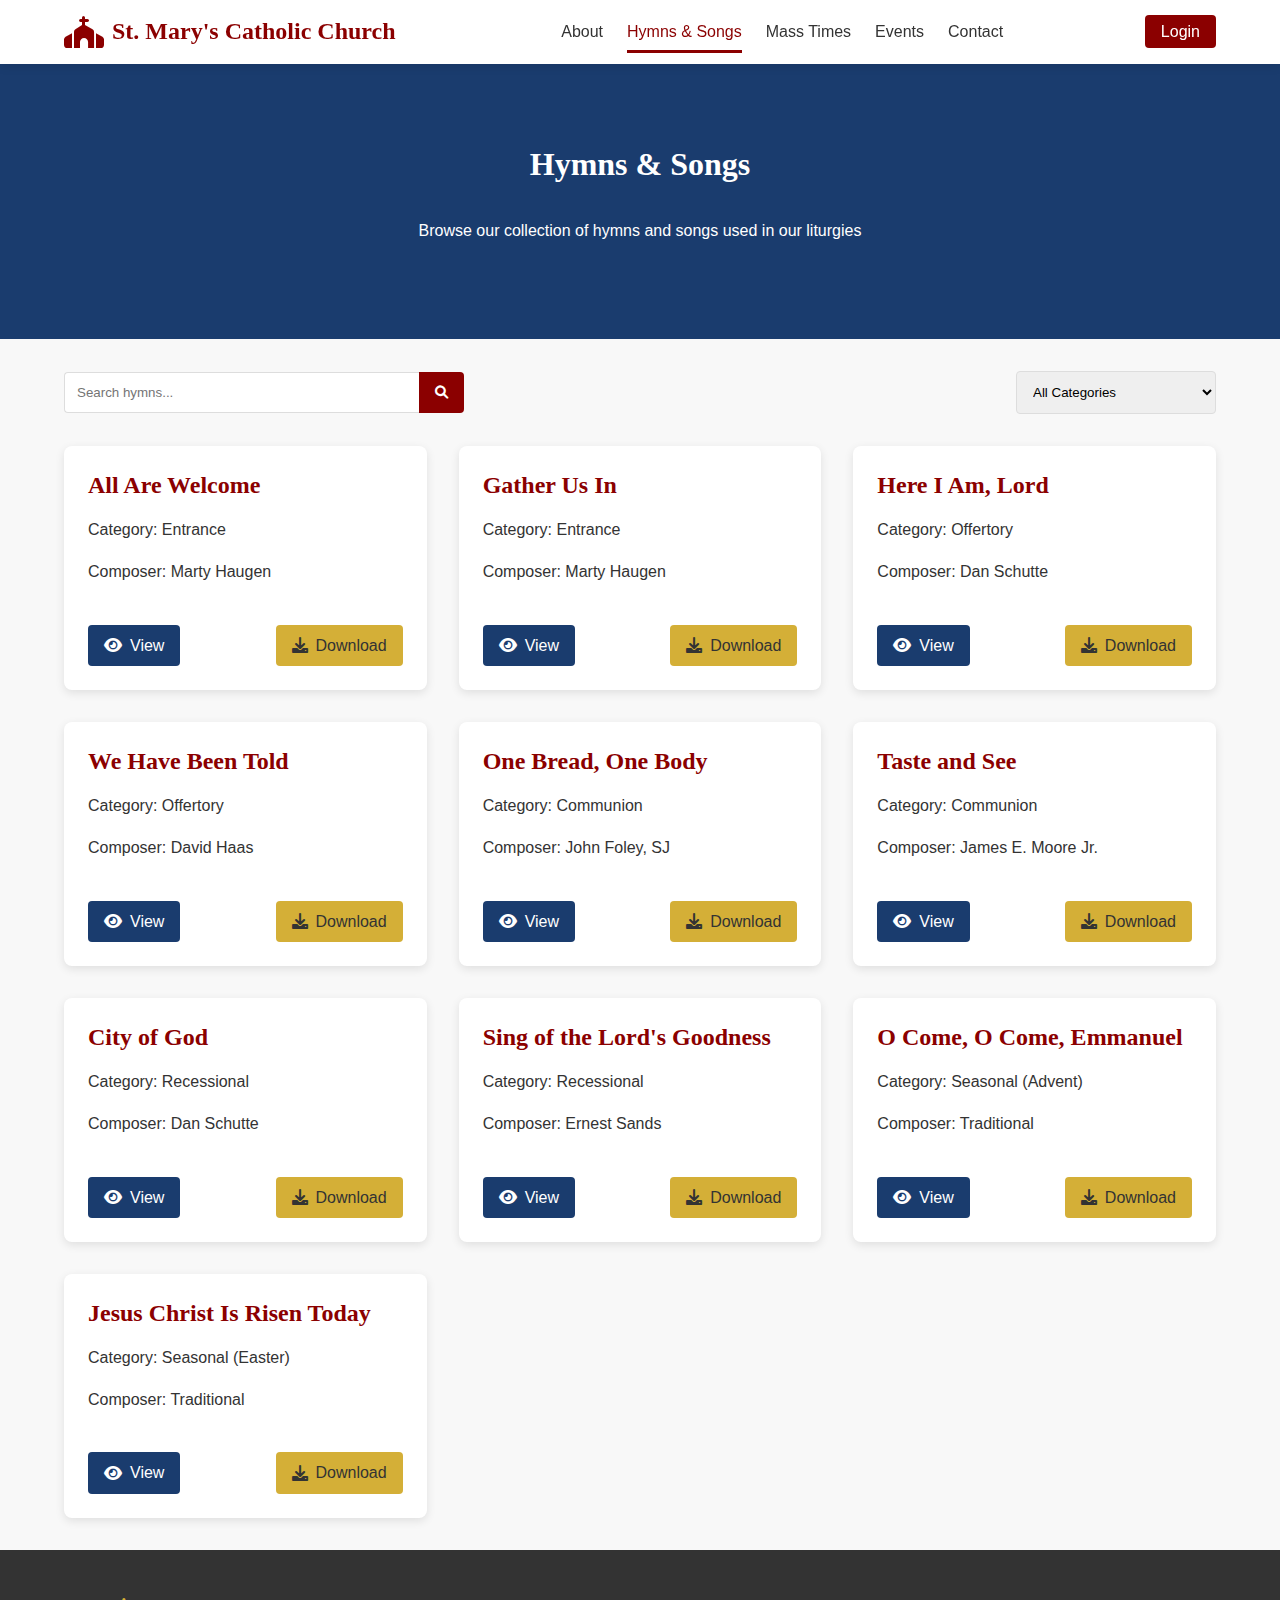
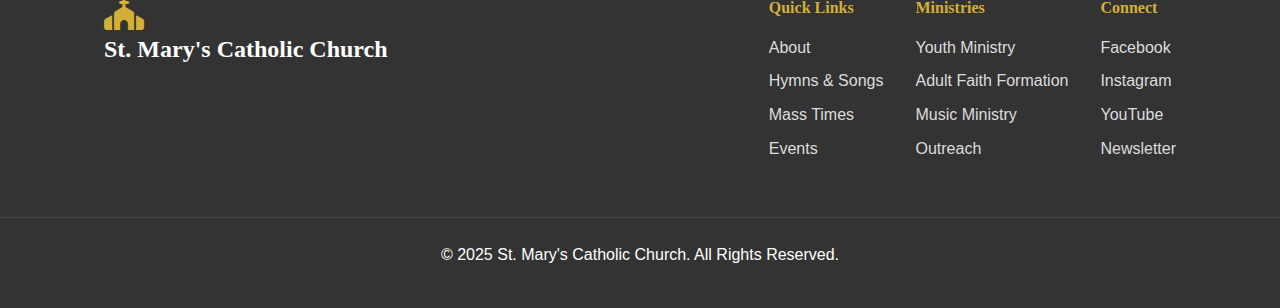
<file: songs.html>
<!DOCTYPE html>
<html lang="en">
<head>
    <meta charset="UTF-8">
    <meta name="viewport" content="width=device-width, initial-scale=1.0">
    <title>Hymns & Songs - St. Mary's Catholic Church</title>
    <link rel="stylesheet" href="styles.css">
    <link rel="stylesheet" href="https://cdnjs.cloudflare.com/ajax/libs/font-awesome/6.0.0-beta3/css/all.min.css">
</head>
<body>
    <header>
        <div class="header-container">
            <div class="logo">
                <i class="fas fa-church"></i>
                <h1>St. Mary's Catholic Church</h1>
            </div>
            <nav>
                <ul>
                    <li><a href="about.html">About</a></li>
                    <li><a href="songs.html" class="active">Hymns & Songs</a></li>
                    <li><a href="#">Mass Times</a></li>
                    <li><a href="#">Events</a></li>
                    <li><a href="#">Contact</a></li>
                </ul>
            </nav>
            <div class="user-menu">
                <a href="login.html" class="btn-login-small">Login</a>
            </div>
        </div>
    </header>

    <main>
        <section class="page-header">
            <div class="container">
                <h2>Hymns & Songs</h2>
                <p>Browse our collection of hymns and songs used in our liturgies</p>
            </div>
        </section>

        <section class="songs-section">
            <div class="container">
                <div class="songs-filter">
                    <div class="search-box">
                        <input type="text" id="songSearch" placeholder="Search hymns...">
                        <button type="button"><i class="fas fa-search"></i></button>
                    </div>
                    <div class="filter-options">
                        <select id="categoryFilter">
                            <option value="all">All Categories</option>
                            <option value="entrance">Entrance</option>
                            <option value="offertory">Offertory</option>
                            <option value="communion">Communion</option>
                            <option value="recessional">Recessional</option>
                            <option value="seasonal">Seasonal</option>
                        </select>
                    </div>
                </div>

                <div class="songs-grid" id="songsContainer">
                    <!-- Entrance Hymns -->
                    <div class="song-card" data-category="entrance">
                        <div class="song-info">
                            <h3>All Are Welcome</h3>
                            <p>Category: Entrance</p>
                            <p>Composer: Marty Haugen</p>
                        </div>
                        <div class="song-actions">
                            <a href="#" class="btn-view" data-pdf="songs/all-are-welcome.pdf">
                                <i class="fas fa-eye"></i> View
                            </a>
                            <a href="#" class="btn-download" data-pdf="songs/all-are-welcome.pdf">
                                <i class="fas fa-download"></i> Download
                            </a>
                        </div>
                    </div>

                    <div class="song-card" data-category="entrance">
                        <div class="song-info">
                            <h3>Gather Us In</h3>
                            <p>Category: Entrance</p>
                            <p>Composer: Marty Haugen</p>
                        </div>
                        <div class="song-actions">
                            <a href="#" class="btn-view" data-pdf="songs/gather-us-in.pdf">
                                <i class="fas fa-eye"></i> View
                            </a>
                            <a href="#" class="btn-download" data-pdf="songs/gather-us-in.pdf">
                                <i class="fas fa-download"></i> Download
                            </a>
                        </div>
                    </div>

                    <!-- Offertory Hymns -->
                    <div class="song-card" data-category="offertory">
                        <div class="song-info">
                            <h3>Here I Am, Lord</h3>
                            <p>Category: Offertory</p>
                            <p>Composer: Dan Schutte</p>
                        </div>
                        <div class="song-actions">
                            <a href="#" class="btn-view" data-pdf="songs/here-i-am-lord.pdf">
                                <i class="fas fa-eye"></i> View
                            </a>
                            <a href="#" class="btn-download" data-pdf="songs/here-i-am-lord.pdf">
                                <i class="fas fa-download"></i> Download
                            </a>
                        </div>
                    </div>

                    <div class="song-card" data-category="offertory">
                        <div class="song-info">
                            <h3>We Have Been Told</h3>
                            <p>Category: Offertory</p>
                            <p>Composer: David Haas</p>
                        </div>
                        <div class="song-actions">
                            <a href="#" class="btn-view" data-pdf="songs/we-have-been-told.pdf">
                                <i class="fas fa-eye"></i> View
                            </a>
                            <a href="#" class="btn-download" data-pdf="songs/we-have-been-told.pdf">
                                <i class="fas fa-download"></i> Download
                            </a>
                        </div>
                    </div>

                    <!-- Communion Hymns -->
                    <div class="song-card" data-category="communion">
                        <div class="song-info">
                            <h3>One Bread, One Body</h3>
                            <p>Category: Communion</p>
                            <p>Composer: John Foley, SJ</p>
                        </div>
                        <div class="song-actions">
                            <a href="#" class="btn-view" data-pdf="songs/one-bread-one-body.pdf">
                                <i class="fas fa-eye"></i> View
                            </a>
                            <a href="#" class="btn-download" data-pdf="songs/one-bread-one-body.pdf">
                                <i class="fas fa-download"></i> Download
                            </a>
                        </div>
                    </div>

                    <div class="song-card" data-category="communion">
                        <div class="song-info">
                            <h3>Taste and See</h3>
                            <p>Category: Communion</p>
                            <p>Composer: James E. Moore Jr.</p>
                        </div>
                        <div class="song-actions">
                            <a href="#" class="btn-view" data-pdf="songs/taste-and-see.pdf">
                                <i class="fas fa-eye"></i> View
                            </a>
                            <a href="#" class="btn-download" data-pdf="songs/taste-and-see.pdf">
                                <i class="fas fa-download"></i> Download
                            </a>
                        </div>
                    </div>

                    <!-- Recessional Hymns -->
                    <div class="song-card" data-category="recessional">
                        <div class="song-info">
                            <h3>City of God</h3>
                            <p>Category: Recessional</p>
                            <p>Composer: Dan Schutte</p>
                        </div>
                        <div class="song-actions">
                            <a href="#" class="btn-view" data-pdf="songs/city-of-god.pdf">
                                <i class="fas fa-eye"></i> View
                            </a>
                            <a href="#" class="btn-download" data-pdf="songs/city-of-god.pdf">
                                <i class="fas fa-download"></i> Download
                            </a>
                        </div>
                    </div>

                    <div class="song-card" data-category="recessional">
                        <div class="song-info">
                            <h3>Sing of the Lord's Goodness</h3>
                            <p>Category: Recessional</p>
                            <p>Composer: Ernest Sands</p>
                        </div>
                        <div class="song-actions">
                            <a href="#" class="btn-view" data-pdf="songs/sing-of-the-lords-goodness.pdf">
                                <i class="fas fa-eye"></i> View
                            </a>
                            <a href="#" class="btn-download" data-pdf="songs/sing-of-the-lords-goodness.pdf">
                                <i class="fas fa-download"></i> Download
                            </a>
                        </div>
                    </div>

                    <!-- Seasonal Hymns -->
                    <div class="song-card" data-category="seasonal">
                        <div class="song-info">
                            <h3>O Come, O Come, Emmanuel</h3>
                            <p>Category: Seasonal (Advent)</p>
                            <p>Composer: Traditional</p>
                        </div>
                        <div class="song-actions">
                            <a href="#" class="btn-view" data-pdf="songs/o-come-emmanuel.pdf">
                                <i class="fas fa-eye"></i> View
                            </a>
                            <a href="#" class="btn-download" data-pdf="songs/o-come-emmanuel.pdf">
                                <i class="fas fa-download"></i> Download
                            </a>
                        </div>
                    </div>

                    <div class="song-card" data-category="seasonal">
                        <div class="song-info">
                            <h3>Jesus Christ Is Risen Today</h3>
                            <p>Category: Seasonal (Easter)</p>
                            <p>Composer: Traditional</p>
                        </div>
                        <div class="song-actions">
                            <a href="#" class="btn-view" data-pdf="songs/jesus-christ-is-risen.pdf">
                                <i class="fas fa-eye"></i> View
                            </a>
                            <a href="#" class="btn-download" data-pdf="songs/jesus-christ-is-risen.pdf">
                                <i class="fas fa-download"></i> Download
                            </a>
                        </div>
                    </div>
                </div>

                <div id="pdfViewer" class="pdf-viewer">
                    <div class="pdf-header">
                        <h3 id="pdfTitle">PDF Viewer</h3>
                        <button id="closePdf"><i class="fas fa-times"></i></button>
                    </div>
                    <div class="pdf-container">
                        <p>PDF content would be displayed here in a real implementation.</p>
                        <p>For this demo, we're showing a placeholder.</p>
                        <div class="pdf-placeholder">
                            <i class="fas fa-file-pdf"></i>
                            <p>Sample PDF Content</p>
                        </div>
                    </div>
                </div>
            </div>
        </section>
    </main>

    <footer>
        <div class="footer-container">
            <div class="footer-logo">
                <i class="fas fa-church"></i>
                <h3>St. Mary's Catholic Church</h3>
            </div>
            <div class="footer-links">
                <div class="footer-column">
                    <h4>Quick Links</h4>
                    <ul>
                        <li><a href="about.html">About</a></li>
                        <li><a href="songs.html">Hymns & Songs</a></li>
                        <li><a href="#">Mass Times</a></li>
                        <li><a href="#">Events</a></li>
                    </ul>
                </div>
                <div class="footer-column">
                    <h4>Ministries</h4>
                    <ul>
                        <li><a href="#">Youth Ministry</a></li>
                        <li><a href="#">Adult Faith Formation</a></li>
                        <li><a href="#">Music Ministry</a></li>
                        <li><a href="#">Outreach</a></li>
                    </ul>
                </div>
                <div class="footer-column">
                    <h4>Connect</h4>
                    <ul>
                        <li><a href="#">Facebook</a></li>
                        <li><a href="#">Instagram</a></li>
                        <li><a href="#">YouTube</a></li>
                        <li><a href="#">Newsletter</a></li>
                    </ul>
                </div>
            </div>
        </div>
        <div class="footer-bottom">
            <p>&copy; 2025 St. Mary's Catholic Church. All Rights Reserved.</p>
        </div>
    </footer>

    <script src="script.js"></script>
</body>
</html>
</file>
<file: styles.css>
/* Global Styles */
:root {
    --primary-color: #8b0000; /* Deep red */
    --secondary-color: #d4af37; /* Gold */
    --accent-color: #1a3c6e; /* Deep blue */
    --light-color: #f8f8f8;
    --dark-color: #333;
    --font-primary: 'Lato', sans-serif;
    --font-secondary: 'Merriweather', serif;
}

* {
    margin: 0;
    padding: 0;
    box-sizing: border-box;
}

body {
    font-family: var(--font-primary);
    line-height: 1.6;
    color: var(--dark-color);
    background-color: var(--light-color);
}

.container {
    width: 90%;
    max-width: 1200px;
    margin: 0 auto;
    padding: 2rem 0;
}

a {
    text-decoration: none;
    color: var(--accent-color);
    transition: color 0.3s ease;
}

a:hover {
    color: var(--primary-color);
}

ul {
    list-style: none;
}

img {
    max-width: 100%;
    height: auto;
}

h1, h2, h3, h4 {
    font-family: var(--font-secondary);
    margin-bottom: 1rem;
    line-height: 1.3;
}

h1 {
    font-size: 2.5rem;
}

h2 {
    font-size: 2rem;
    color: var(--primary-color);
    text-align: center;
    margin-bottom: 2rem;
}

h3 {
    font-size: 1.5rem;
}

p {
    margin-bottom: 1rem;
}

/* Splash Screen Styles */
.splash-body {
    background: linear-gradient(rgba(0, 0, 0, 0.7), rgba(0, 0, 0, 0.7)), url('/placeholder.svg?height=1080&width=1920') no-repeat center center/cover;
    height: 100vh;
    display: flex;
    justify-content: center;
    align-items: center;
    color: white;
}

.splash-container {
    text-align: center;
    padding: 2rem;
    background-color: rgba(0, 0, 0, 0.6);
    border-radius: 10px;
    max-width: 600px;
    width: 90%;
}

.splash-logo {
    font-size: 5rem;
    color: var(--secondary-color);
    margin-bottom: 1rem;
}

.splash-content h1 {
    font-size: 2.5rem;
    margin-bottom: 0.5rem;
}

.splash-content p {
    font-size: 1.2rem;
    margin-bottom: 2rem;
}

.splash-loader {
    height: 10px;
    background-color: rgba(255, 255, 255, 0.2);
    border-radius: 5px;
    margin-bottom: 1rem;
    overflow: hidden;
}

.loader-bar {
    height: 100%;
    width: 0;
    background-color: var(--secondary-color);
    transition: width 0.3s ease;
}

.splash-message {
    font-style: italic;
}

/* Login Page Styles */
.login-container {
    min-height: 100vh;
    display: flex;
    justify-content: center;
    align-items: center;
    background: linear-gradient(rgba(0, 0, 0, 0.7), rgba(0, 0, 0, 0.7)), url('/placeholder.svg?height=1080&width=1920') no-repeat center center/cover;
    padding: 2rem;
}

.login-form-container {
    background-color: white;
    border-radius: 10px;
    box-shadow: 0 5px 15px rgba(0, 0, 0, 0.1);
    width: 100%;
    max-width: 500px;
    padding: 2rem;
}

.login-logo {
    text-align: center;
    margin-bottom: 2rem;
}

.login-logo i {
    font-size: 3rem;
    color: var(--primary-color);
}

.login-logo h1 {
    font-size: 1.8rem;
    color: var(--primary-color);
}

.login-form h2 {
    text-align: center;
    margin-bottom: 1.5rem;
}

.form-group {
    margin-bottom: 1.5rem;
}

.form-group label {
    display: block;
    margin-bottom: 0.5rem;
    font-weight: 600;
}

.form-group input {
    width: 100%;
    padding: 0.75rem;
    border: 1px solid #ddd;
    border-radius: 4px;
    font-size: 1rem;
}

.btn-login {
    width: 100%;
    padding: 0.75rem;
    background-color: var(--primary-color);
    color: white;
    border: none;
    border-radius: 4px;
    font-size: 1rem;
    cursor: pointer;
    transition: background-color 0.3s ease;
}

.btn-login:hover {
    background-color: #6b0000;
}

.form-links {
    display: flex;
    justify-content: space-between;
    margin-top: 1rem;
    font-size: 0.9rem;
}

.login-guest {
    text-align: center;
    margin-top: 2rem;
    padding-top: 1.5rem;
    border-top: 1px solid #eee;
}

.btn-guest {
    display: inline-block;
    padding: 0.5rem 1rem;
    background-color: var(--accent-color);
    color: white;
    border-radius: 4px;
    margin-top: 0.5rem;
    transition: background-color 0.3s ease;
}

.btn-guest:hover {
    background-color: #142e54;
}

/* Header Styles */
header {
    background-color: white;
    box-shadow: 0 2px 10px rgba(0, 0, 0, 0.1);
    position: sticky;
    top: 0;
    z-index: 100;
}

.header-container {
    display: flex;
    justify-content: space-between;
    align-items: center;
    padding: 1rem 5%;
}

.logo {
    display: flex;
    align-items: center;
}

.logo i {
    font-size: 2rem;
    color: var(--primary-color);
    margin-right: 0.5rem;
}

.logo h1 {
    font-size: 1.5rem;
    margin-bottom: 0;
    color: var(--primary-color);
}

nav ul {
    display: flex;
}

nav ul li {
    margin-left: 1.5rem;
}

nav ul li a {
    color: var(--dark-color);
    font-weight: 500;
    padding-bottom: 0.5rem;
    position: relative;
}

nav ul li a:hover {
    color: var(--primary-color);
}

nav ul li a.active {
    color: var(--primary-color);
}

nav ul li a.active::after {
    content: '';
    position: absolute;
    bottom: -5px;
    left: 0;
    width: 100%;
    height: 3px;
    background-color: var(--primary-color);
}

.btn-login-small {
    padding: 0.5rem 1rem;
    background-color: var(--primary-color);
    color: white;
    border-radius: 4px;
    transition: background-color 0.3s ease;
}

.btn-login-small:hover {
    background-color: #6b0000;
}

/* Hero Section */
.hero {
    background: linear-gradient(rgba(0, 0, 0, 0.6), rgba(0, 0, 0, 0.6)), url('/placeholder.svg?height=600&width=1200') no-repeat center center/cover;
    color: white;
    text-align: center;
    padding: 5rem 1rem;
}

.hero-content h2 {
    font-size: 2.5rem;
    color: white;
    margin-bottom: 1rem;
}

.hero-content p {
    font-size: 1.2rem;
    max-width: 700px;
    margin: 0 auto;
}

/* About Section */
.about-grid {
    display: grid;
    grid-template-columns: 1fr 1fr;
    gap: 2rem;
    align-items: center;
}

.about-text p {
    margin-bottom: 1rem;
}

/* Mass Times Section */
.schedule-grid {
    display: grid;
    grid-template-columns: repeat(auto-fit, minmax(300px, 1fr));
    gap: 2rem;
}

.schedule-card {
    background-color: white;
    border-radius: 8px;
    box-shadow: 0 3px 10px rgba(0, 0, 0, 0.1);
    padding: 1.5rem;
}

.schedule-card h3 {
    color: var(--primary-color);
    margin-bottom: 1rem;
    text-align: center;
}

.schedule-card ul li {
    padding: 0.5rem 0;
    border-bottom: 1px solid #eee;
}

.schedule-card ul li:last-child {
    border-bottom: none;
}

/* Clergy Section */
.clergy-grid {
    display: grid;
    grid-template-columns: repeat(auto-fit, minmax(250px, 1fr));
    gap: 2rem;
}

.clergy-card {
    background-color: white;
    border-radius: 8px;
    box-shadow: 0 3px 10px rgba(0, 0, 0, 0.1);
    padding: 1.5rem;
    text-align: center;
}

.clergy-image {
    width: 150px;
    height: 150px;
    border-radius: 50%;
    overflow: hidden;
    margin: 0 auto 1rem;
}

.clergy-card h3 {
    color: var(--primary-color);
}

.clergy-card p:first-of-type {
    font-weight: 600;
    color: var(--accent-color);
}

/* Contact Section */
.contact-grid {
    display: grid;
    grid-template-columns: repeat(auto-fit, minmax(250px, 1fr));
    gap: 2rem;
}

.contact-card {
    background-color: white;
    border-radius: 8px;
    box-shadow: 0 3px 10px rgba(0, 0, 0, 0.1);
    padding: 1.5rem;
    text-align: center;
}

.contact-card i {
    font-size: 2rem;
    color: var(--primary-color);
    margin-bottom: 1rem;
}

/* Footer Styles */
footer {
    background-color: var(--dark-color);
    color: white;
    padding: 3rem 0 0;
}

.footer-container {
    display: flex;
    flex-wrap: wrap;
    justify-content: space-between;
    max-width: 1200px;
    margin: 0 auto;
    padding: 0 5%;
}

.footer-logo {
    margin-bottom: 2rem;
}

.footer-logo i {
    font-size: 2rem;
    color: var(--secondary-color);
    margin-right: 0.5rem;
}

.footer-logo h3 {
    font-size: 1.5rem;
    color: white;
    margin-bottom: 0.5rem;
}

.footer-links {
    display: flex;
    flex-wrap: wrap;
    gap: 2rem;
}

.footer-column h4 {
    color: var(--secondary-color);
    margin-bottom: 1rem;
}

.footer-column ul li {
    margin-bottom: 0.5rem;
}

.footer-column ul li a {
    color: #ddd;
}

.footer-column ul li a:hover {
    color: white;
}

.footer-bottom {
    text-align: center;
    padding: 1.5rem 0;
    margin-top: 3rem;
    border-top: 1px solid rgba(255, 255, 255, 0.1);
}

/* Songs Page Styles */
.page-header {
    background-color: var(--accent-color);
    color: white;
    text-align: center;
    padding: 3rem 1rem;
}

.page-header h2 {
    color: white;
}

.songs-filter {
    display: flex;
    justify-content: space-between;
    align-items: center;
    margin-bottom: 2rem;
    flex-wrap: wrap;
    gap: 1rem;
}

.search-box {
    display: flex;
    max-width: 400px;
    width: 100%;
}

.search-box input {
    flex: 1;
    padding: 0.75rem;
    border: 1px solid #ddd;
    border-right: none;
    border-radius: 4px 0 0 4px;
}

.search-box button {
    padding: 0.75rem 1rem;
    background-color: var(--primary-color);
    color: white;
    border: none;
    border-radius: 0 4px 4px 0;
    cursor: pointer;
}

.filter-options select {
    padding: 0.75rem;
    border: 1px solid #ddd;
    border-radius: 4px;
    min-width: 200px;
}

.songs-grid {
    display: grid;
    grid-template-columns: repeat(auto-fill, minmax(300px, 1fr));
    gap: 2rem;
}

.song-card {
    background-color: white;
    border-radius: 8px;
    box-shadow: 0 3px 10px rgba(0, 0, 0, 0.1);
    padding: 1.5rem;
    display: flex;
    flex-direction: column;
    justify-content: space-between;
}

.song-info h3 {
    color: var(--primary-color);
}

.song-actions {
    display: flex;
    justify-content: space-between;
    margin-top: 1.5rem;
}

.btn-view, .btn-download {
    padding: 0.5rem 1rem;
    border-radius: 4px;
    display: flex;
    align-items: center;
    gap: 0.5rem;
}

.btn-view {
    background-color: var(--accent-color);
    color: white;
}

.btn-download {
    background-color: var(--secondary-color);
    color: var(--dark-color);
}

.pdf-viewer {
    position: fixed;
    top: 0;
    left: 0;
    width: 100%;
    height: 100%;
    background-color: rgba(0, 0, 0, 0.8);
    z-index: 1000;
    display: none;
}

.pdf-header {
    background-color: var(--primary-color);
    color: white;
    padding: 1rem;
    display: flex;
    justify-content: space-between;
    align-items: center;
}

.pdf-header button {
    background: none;
    border: none;
    color: white;
    font-size: 1.5rem;
    cursor: pointer;
}

.pdf-container {
    background-color: white;
    margin: 2rem;
    padding: 2rem;
    height: calc(100% - 8rem);
    overflow: auto;
    text-align: center;
}

.pdf-placeholder {
    display: flex;
    flex-direction: column;
    align-items: center;
    justify-content: center;
    height: 400px;
    border: 2px dashed #ddd;
    margin-top: 2rem;
}

.pdf-placeholder i {
    font-size: 5rem;
    color: var(--primary-color);
    margin-bottom: 1rem;
}

/* Responsive Styles */
@media (max-width: 992px) {
    .about-grid {
        grid-template-columns: 1fr;
    }
    
    .about-image {
        order: -1;
    }
}

@media (max-width: 768px) {
    .header-container {
        flex-direction: column;
        padding: 1rem;
    }
    
    .logo {
        margin-bottom: 1rem;
    }
    
    nav ul {
        flex-wrap: wrap;
        justify-content: center;
    }
    
    nav ul li {
        margin: 0.5rem;
    }
    
    .user-menu {
        margin-top: 1rem;
    }
    
    .footer-container {
        flex-direction: column;
    }
    
    .footer-links {
        flex-direction: column;
        gap: 1.5rem;
    }
}

@media (max-width: 576px) {
    h1 {
        font-size: 2rem;
    }
    
    h2 {
        font-size: 1.8rem;
    }
    
    .hero-content h2 {
        font-size: 2rem;
    }
    
    .songs-filter {
        flex-direction: column;
        align-items: stretch;
    }
    
    .search-box {
        max-width: 100%;
    }
}
</file>
